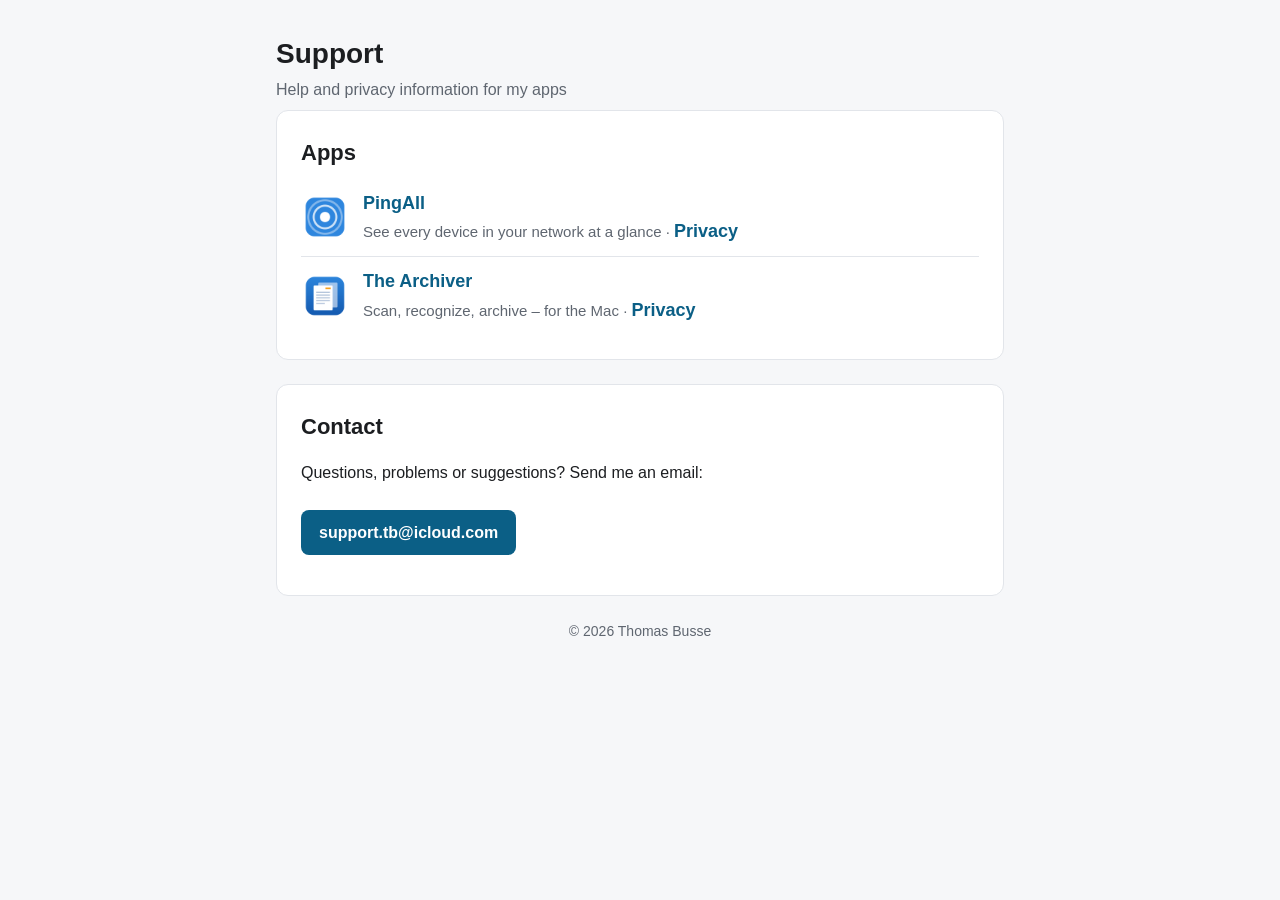
<file: index.html>
<!DOCTYPE html>
<html lang="en">
<head>
<meta charset="utf-8">
<meta name="viewport" content="width=device-width, initial-scale=1">
<title>Support – Thomas Busse</title>
<meta name="description" content="Support and privacy pages for the apps by Thomas Busse.">
<link rel="stylesheet" href="style.css">
</head>
<body>
<main>
<header>
  <div>
    <h1>Support</h1>
    <p>Help and privacy information for my apps</p>
  </div>
</header>

<section>
  <h2>Apps</h2>
  <ul class="apps">
    <li>
      <img src="pingall/icon.png" alt="">
      <div>
        <a href="pingall/">PingAll</a>
        <p>See every device in your network at a glance · <a href="pingall/privacy.html">Privacy</a></p>
      </div>
    </li>
    <li>
      <img src="the-archiver/icon.png" alt="">
      <div>
        <a href="the-archiver/">The Archiver</a>
        <p>Scan, recognize, archive – for the Mac · <a href="the-archiver/privacy.html">Privacy</a></p>
      </div>
    </li>
  </ul>
</section>

<section>
  <h2>Contact</h2>
  <p>Questions, problems or suggestions? Send me an email:</p>
  <p><a class="mail" href="mailto:support.tb@icloud.com">support.tb@icloud.com</a></p>
</section>

<footer>
  <p>© 2026 Thomas Busse</p>
</footer>
</main>
</body>
</html>
</file>
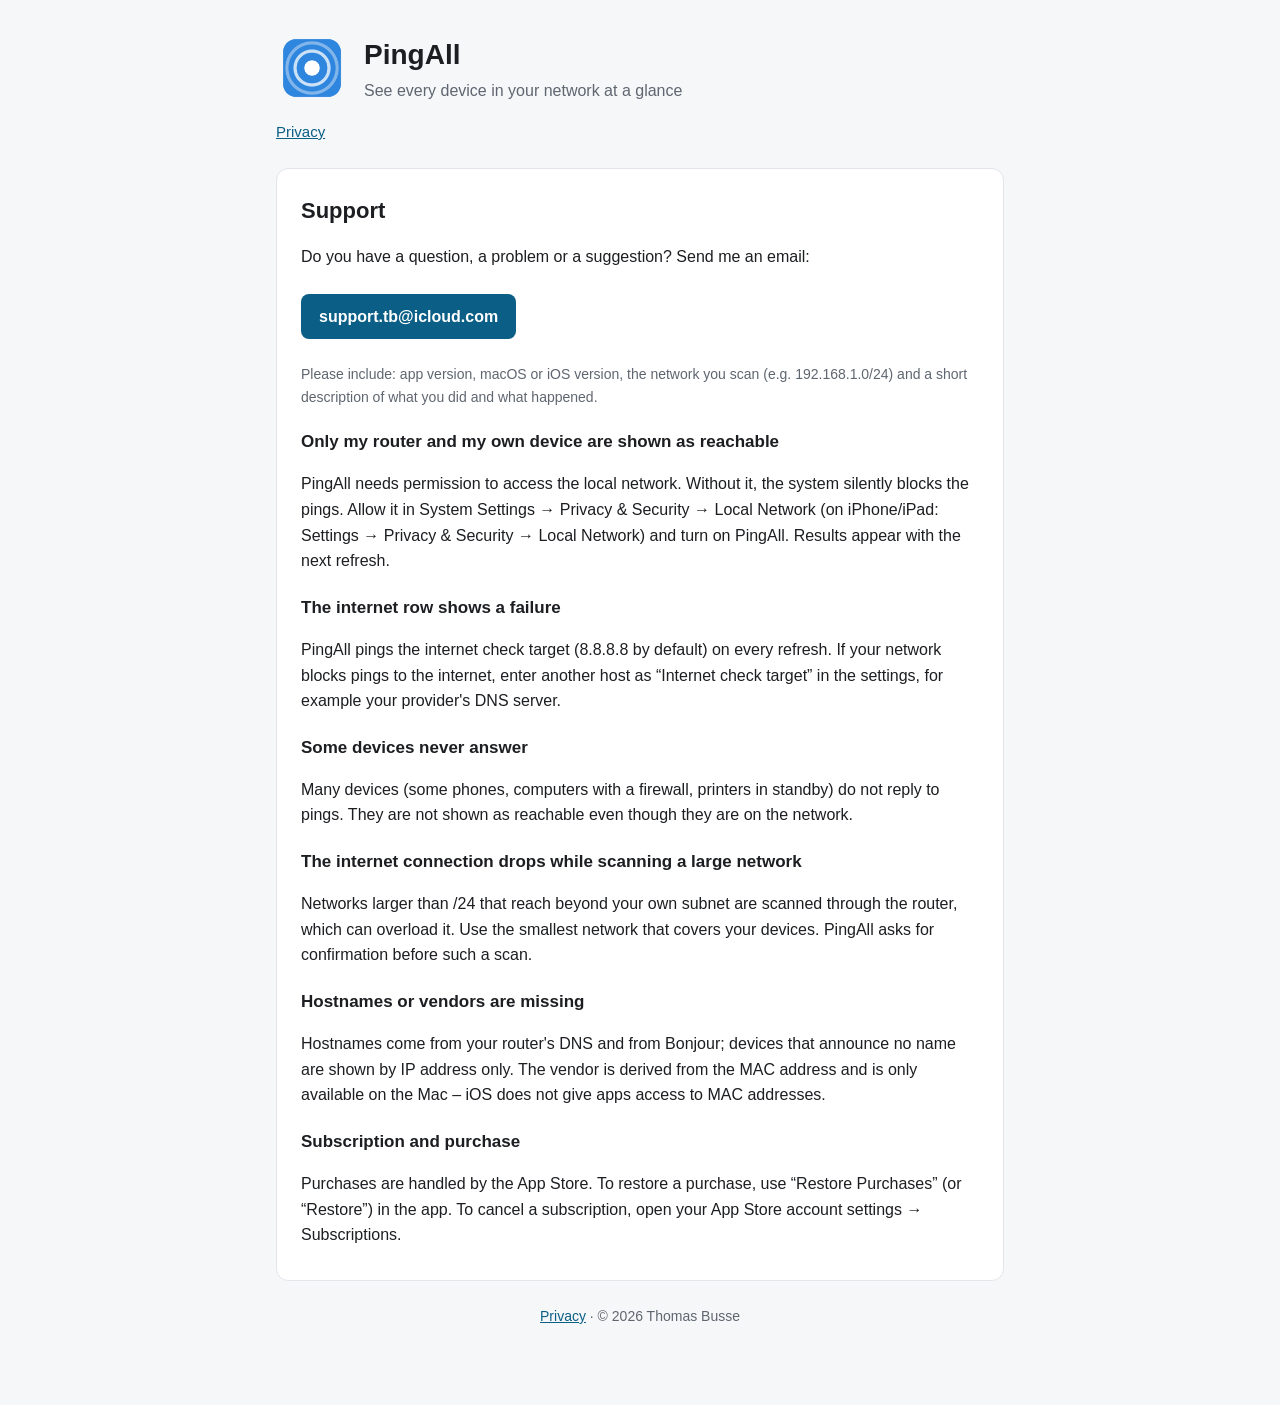
<file: pingall/index.html>
<!DOCTYPE html>
<html lang="en">
<head>
<meta charset="utf-8">
<meta name="viewport" content="width=device-width, initial-scale=1">
<title>PingAll – Support</title>
<meta name="description" content="Support for PingAll, the menu bar app that shows which devices in your network are reachable.">
<link rel="icon" href="icon.png">
<link rel="stylesheet" href="style.css">
</head>
<body>
<main>
<header>
  <img src="icon.png" alt="">
  <div>
    <h1>PingAll</h1>
    <p>See every device in your network at a glance</p>
  </div>
</header>
<nav>
  <a href="privacy.html">Privacy</a>
</nav>

<section>
  <h2>Support</h2>
  <p>Do you have a question, a problem or a suggestion? Send me an email:</p>
  <p><a class="mail" href="mailto:support.tb@icloud.com?subject=PingAll%20%E2%80%93%20Question%2FProblem&amp;body=Description%20of%20the%20problem%3A%0A%0A%0A%0AApp%20version%3A%0AmacOS%2FiOS%20version%3A%0ANetwork%20%28e.g.%20192.168.1.0%2F24%29%3A%0A">support.tb@icloud.com</a></p>
  <p class="small">Please include: app version, macOS or iOS version, the network you scan (e.g. 192.168.1.0/24) and a short description of what you did and what happened.</p>

  <h3>Only my router and my own device are shown as reachable</h3>
  <p>PingAll needs permission to access the local network. Without it, the system silently blocks the pings. Allow it in System Settings → Privacy &amp; Security → Local Network (on iPhone/iPad: Settings → Privacy &amp; Security → Local Network) and turn on PingAll. Results appear with the next refresh.</p>

  <h3>The internet row shows a failure</h3>
  <p>PingAll pings the internet check target (8.8.8.8 by default) on every refresh. If your network blocks pings to the internet, enter another host as “Internet check target” in the settings, for example your provider's DNS server.</p>

  <h3>Some devices never answer</h3>
  <p>Many devices (some phones, computers with a firewall, printers in standby) do not reply to pings. They are not shown as reachable even though they are on the network.</p>

  <h3>The internet connection drops while scanning a large network</h3>
  <p>Networks larger than /24 that reach beyond your own subnet are scanned through the router, which can overload it. Use the smallest network that covers your devices. PingAll asks for confirmation before such a scan.</p>

  <h3>Hostnames or vendors are missing</h3>
  <p>Hostnames come from your router's DNS and from Bonjour; devices that announce no name are shown by IP address only. The vendor is derived from the MAC address and is only available on the Mac – iOS does not give apps access to MAC addresses.</p>

  <h3>Subscription and purchase</h3>
  <p>Purchases are handled by the App Store. To restore a purchase, use “Restore Purchases” (or “Restore”) in the app. To cancel a subscription, open your App Store account settings → Subscriptions.</p>
</section>

<footer>
  <p><a href="privacy.html">Privacy</a> · © 2026 Thomas Busse</p>
</footer>
</main>
</body>
</html>
</file>
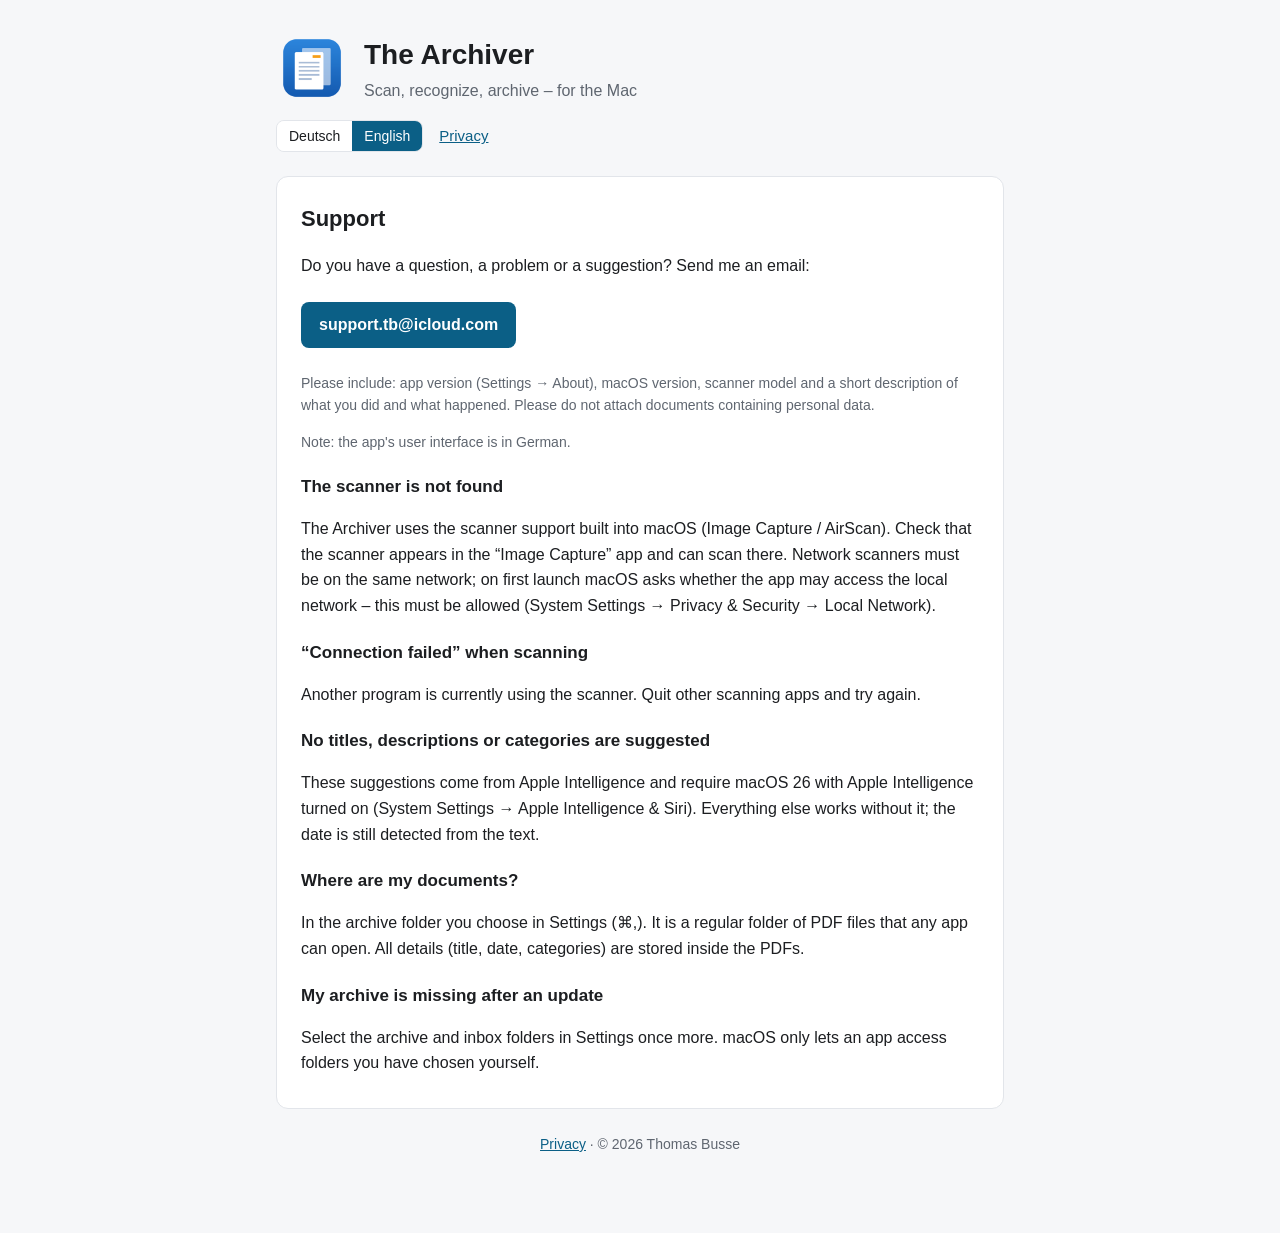
<file: the-archiver/index.html>
<!DOCTYPE html>
<html lang="de" data-title-de="The Archiver – Support" data-title-en="The Archiver – Support">
<head>
<meta charset="utf-8">
<meta name="viewport" content="width=device-width, initial-scale=1">
<title>The Archiver – Support</title>
<meta name="description" content="Support für The Archiver, die Mac-App zum Scannen, Erkennen und Archivieren von Dokumenten.">
<link rel="icon" href="icon.png">
<link rel="stylesheet" href="style.css">
<script src="lang.js"></script>
</head>
<body>
<main>
<header>
  <img src="icon.png" alt="">
  <div>
    <h1>The Archiver</h1>
    <p data-lang="de">Scannen, erkennen, archivieren – für den Mac</p>
    <p data-lang="en">Scan, recognize, archive – for the Mac</p>
  </div>
</header>
<nav>
  <span class="switch" role="group" aria-label="Sprache / Language">
    <button type="button" data-switch="de">Deutsch</button>
    <button type="button" data-switch="en">English</button>
  </span>
  <a href="privacy.html" data-keep-lang><span data-lang="de">Datenschutz</span><span data-lang="en">Privacy</span></a>
</nav>

<section data-lang="de">
  <h2>Support</h2>
  <p>Du hast eine Frage, ein Problem oder einen Verbesserungsvorschlag? Schreib mir eine E-Mail:</p>
  <p><a class="mail" href="mailto:support.tb@icloud.com?subject=The%20Archiver%20%E2%80%93%20Frage%2FProblem&amp;body=Beschreibung%20des%20Problems%3A%0A%0A%0A%0AApp-Version%20%28Einstellungen%20%E2%86%92%20%C3%9Cber%29%3A%0AmacOS-Version%3A%0AScanner-Modell%3A%0A">support.tb@icloud.com</a></p>
  <p class="small">Hilfreich sind: App-Version (Einstellungen → Über), macOS-Version, Scanner-Modell und eine kurze Beschreibung, was du getan hast und was passiert ist. Bitte schicke keine Dokumente mit persönlichen Daten mit.</p>

  <h3>Der Scanner wird nicht gefunden</h3>
  <p>The Archiver nutzt die Scanner-Unterstützung von macOS (Image Capture / AirScan). Prüfe, ob der Scanner in der App „Digitale Bilder“ erscheint und dort scannen kann. Netzwerkscanner müssen im selben Netz sein; beim ersten Start fragt macOS, ob die App auf das lokale Netzwerk zugreifen darf – das muss erlaubt sein (Systemeinstellungen → Datenschutz &amp; Sicherheit → Lokales Netzwerk).</p>

  <h3>„Verbindung fehlgeschlagen“ beim Scannen</h3>
  <p>Ein anderes Programm hält den Scanner gerade belegt. Beende andere Scan-Programme und versuche es erneut.</p>

  <h3>Es werden keine Titel, Beschreibungen oder Kategorien vorgeschlagen</h3>
  <p>Diese Vorschläge kommen von Apple Intelligence und brauchen macOS 26 mit eingeschalteter Apple Intelligence (Systemeinstellungen → Apple Intelligence &amp; Siri). Alles andere funktioniert auch ohne; das Datum wird trotzdem aus dem Text erkannt.</p>

  <h3>Wo liegen meine Dokumente?</h3>
  <p>In dem Archivordner, den du in den Einstellungen (⌘,) wählst. Es ist ein normaler Ordner mit PDF-Dateien, die jedes Programm öffnen kann. Alle Angaben (Titel, Datum, Kategorien) stehen im PDF selbst.</p>

  <h3>Nach einem Update fehlt mein Archiv</h3>
  <p>Wähle den Archiv- und den Eingangsordner in den Einstellungen einmal neu aus. macOS erlaubt einer App den Zugriff nur auf Ordner, die du selbst ausgewählt hast.</p>
</section>

<section lang="en" data-lang="en">
  <h2>Support</h2>
  <p>Do you have a question, a problem or a suggestion? Send me an email:</p>
  <p><a class="mail" href="mailto:support.tb@icloud.com?subject=The%20Archiver%20%E2%80%93%20Question%2FProblem&amp;body=Description%20of%20the%20problem%3A%0A%0A%0A%0AApp%20version%20%28Settings%20%E2%86%92%20About%29%3A%0AmacOS%20version%3A%0AScanner%20model%3A%0A">support.tb@icloud.com</a></p>
  <p class="small">Please include: app version (Settings → About), macOS version, scanner model and a short description of what you did and what happened. Please do not attach documents containing personal data.</p>
  <p class="small">Note: the app's user interface is in German.</p>

  <h3>The scanner is not found</h3>
  <p>The Archiver uses the scanner support built into macOS (Image Capture / AirScan). Check that the scanner appears in the “Image Capture” app and can scan there. Network scanners must be on the same network; on first launch macOS asks whether the app may access the local network – this must be allowed (System Settings → Privacy &amp; Security → Local Network).</p>

  <h3>“Connection failed” when scanning</h3>
  <p>Another program is currently using the scanner. Quit other scanning apps and try again.</p>

  <h3>No titles, descriptions or categories are suggested</h3>
  <p>These suggestions come from Apple Intelligence and require macOS 26 with Apple Intelligence turned on (System Settings → Apple Intelligence &amp; Siri). Everything else works without it; the date is still detected from the text.</p>

  <h3>Where are my documents?</h3>
  <p>In the archive folder you choose in Settings (⌘,). It is a regular folder of PDF files that any app can open. All details (title, date, categories) are stored inside the PDFs.</p>

  <h3>My archive is missing after an update</h3>
  <p>Select the archive and inbox folders in Settings once more. macOS only lets an app access folders you have chosen yourself.</p>
</section>

<footer>
  <p><a href="privacy.html" data-keep-lang><span data-lang="de">Datenschutz</span><span data-lang="en">Privacy</span></a> · © 2026 Thomas Busse</p>
</footer>
</main>
</body>
</html>
</file>
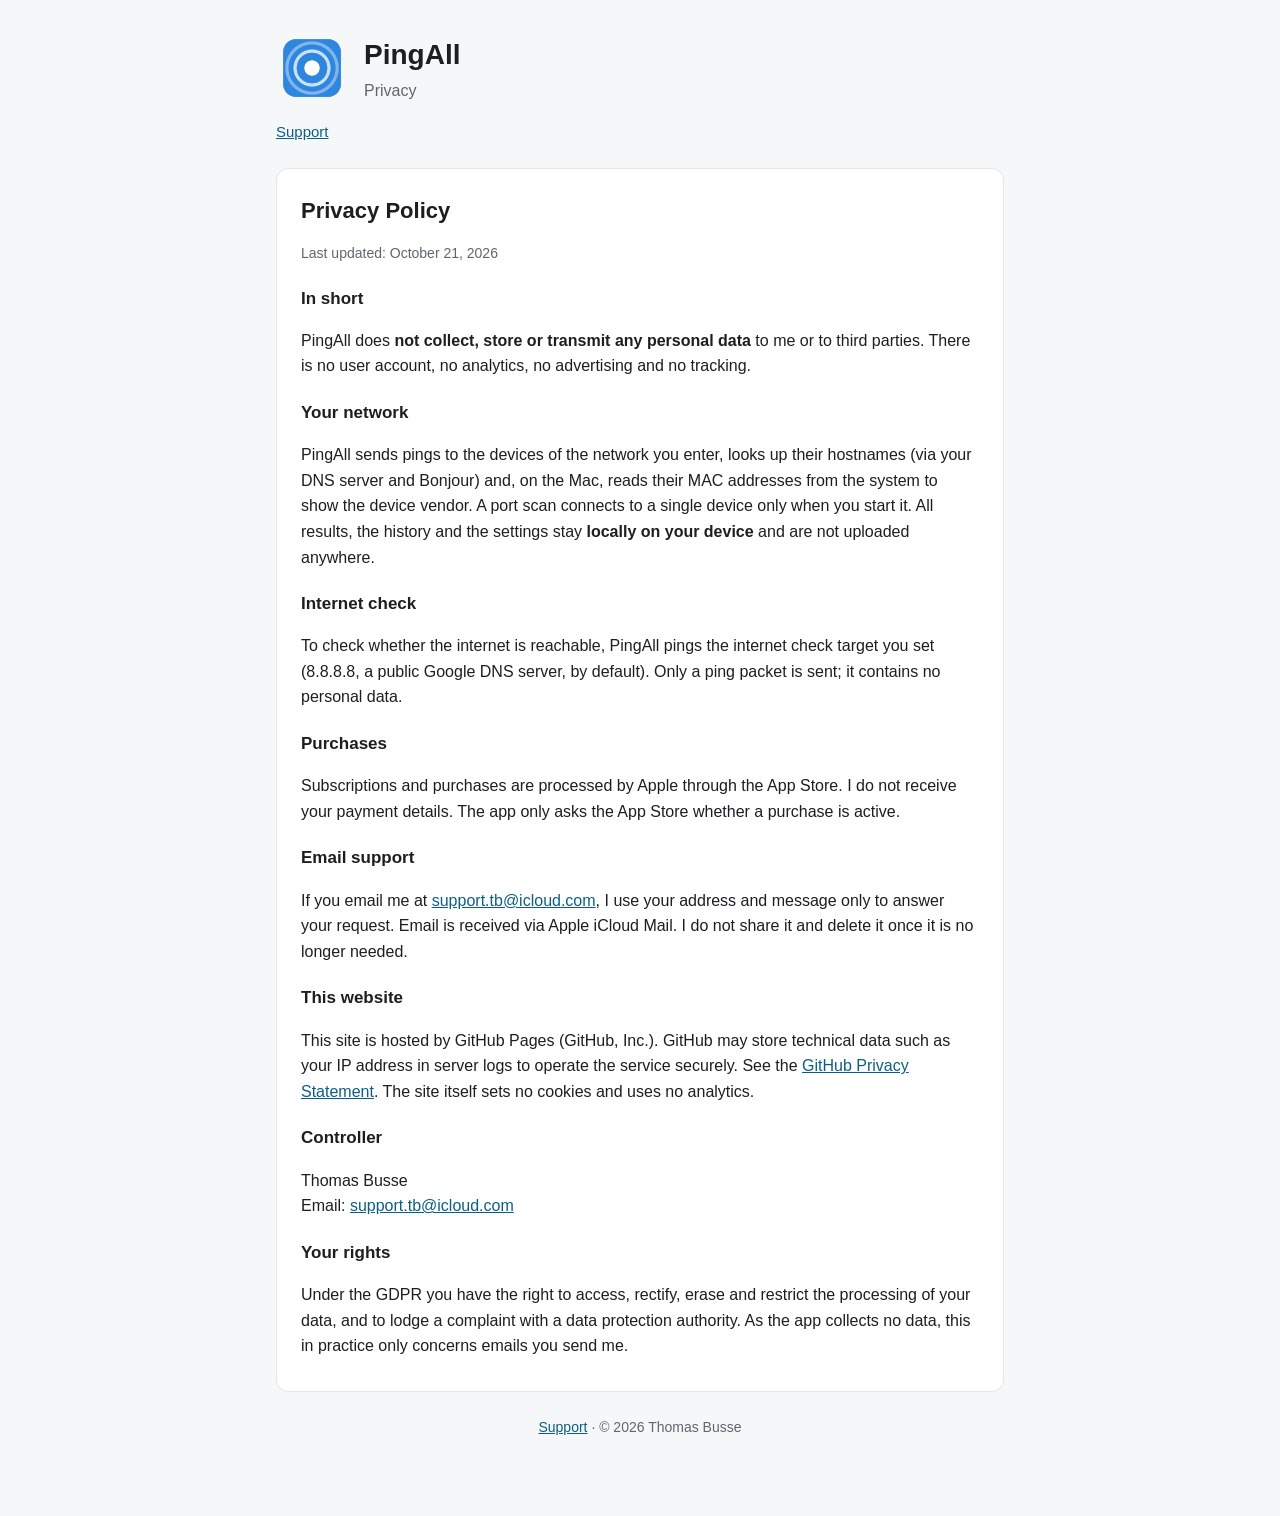
<file: pingall/privacy.html>
<!DOCTYPE html>
<html lang="en">
<head>
<meta charset="utf-8">
<meta name="viewport" content="width=device-width, initial-scale=1">
<title>PingAll – Privacy</title>
<meta name="description" content="Privacy policy for PingAll: the app does not collect or transmit any personal data.">
<link rel="icon" href="icon.png">
<link rel="stylesheet" href="style.css">
</head>
<body>
<main>
<header>
  <img src="icon.png" alt="">
  <div>
    <h1>PingAll</h1>
    <p>Privacy</p>
  </div>
</header>
<nav>
  <a href="index.html">Support</a>
</nav>

<section>
  <h2>Privacy Policy</h2>
  <p class="small">Last updated: October 21, 2026</p>

  <h3>In short</h3>
  <p>PingAll does <strong>not collect, store or transmit any personal data</strong> to me or to third parties. There is no user account, no analytics, no advertising and no tracking.</p>

  <h3>Your network</h3>
  <p>PingAll sends pings to the devices of the network you enter, looks up their hostnames (via your DNS server and Bonjour) and, on the Mac, reads their MAC addresses from the system to show the device vendor. A port scan connects to a single device only when you start it. All results, the history and the settings stay <strong>locally on your device</strong> and are not uploaded anywhere.</p>

  <h3>Internet check</h3>
  <p>To check whether the internet is reachable, PingAll pings the internet check target you set (8.8.8.8, a public Google DNS server, by default). Only a ping packet is sent; it contains no personal data.</p>

  <h3>Purchases</h3>
  <p>Subscriptions and purchases are processed by Apple through the App Store. I do not receive your payment details. The app only asks the App Store whether a purchase is active.</p>

  <h3>Email support</h3>
  <p>If you email me at <a href="mailto:support.tb@icloud.com">support.tb@icloud.com</a>, I use your address and message only to answer your request. Email is received via Apple iCloud Mail. I do not share it and delete it once it is no longer needed.</p>

  <h3>This website</h3>
  <p>This site is hosted by GitHub Pages (GitHub, Inc.). GitHub may store technical data such as your IP address in server logs to operate the service securely. See the <a href="https://docs.github.com/en/site-policy/privacy-policies/github-general-privacy-statement">GitHub Privacy Statement</a>. The site itself sets no cookies and uses no analytics.</p>

  <h3>Controller</h3>
  <p>Thomas Busse<br>Email: <a href="mailto:support.tb@icloud.com">support.tb@icloud.com</a></p>

  <h3>Your rights</h3>
  <p>Under the GDPR you have the right to access, rectify, erase and restrict the processing of your data, and to lodge a complaint with a data protection authority. As the app collects no data, this in practice only concerns emails you send me.</p>
</section>

<footer>
  <p><a href="index.html">Support</a> · © 2026 Thomas Busse</p>
</footer>
</main>
</body>
</html>
</file>
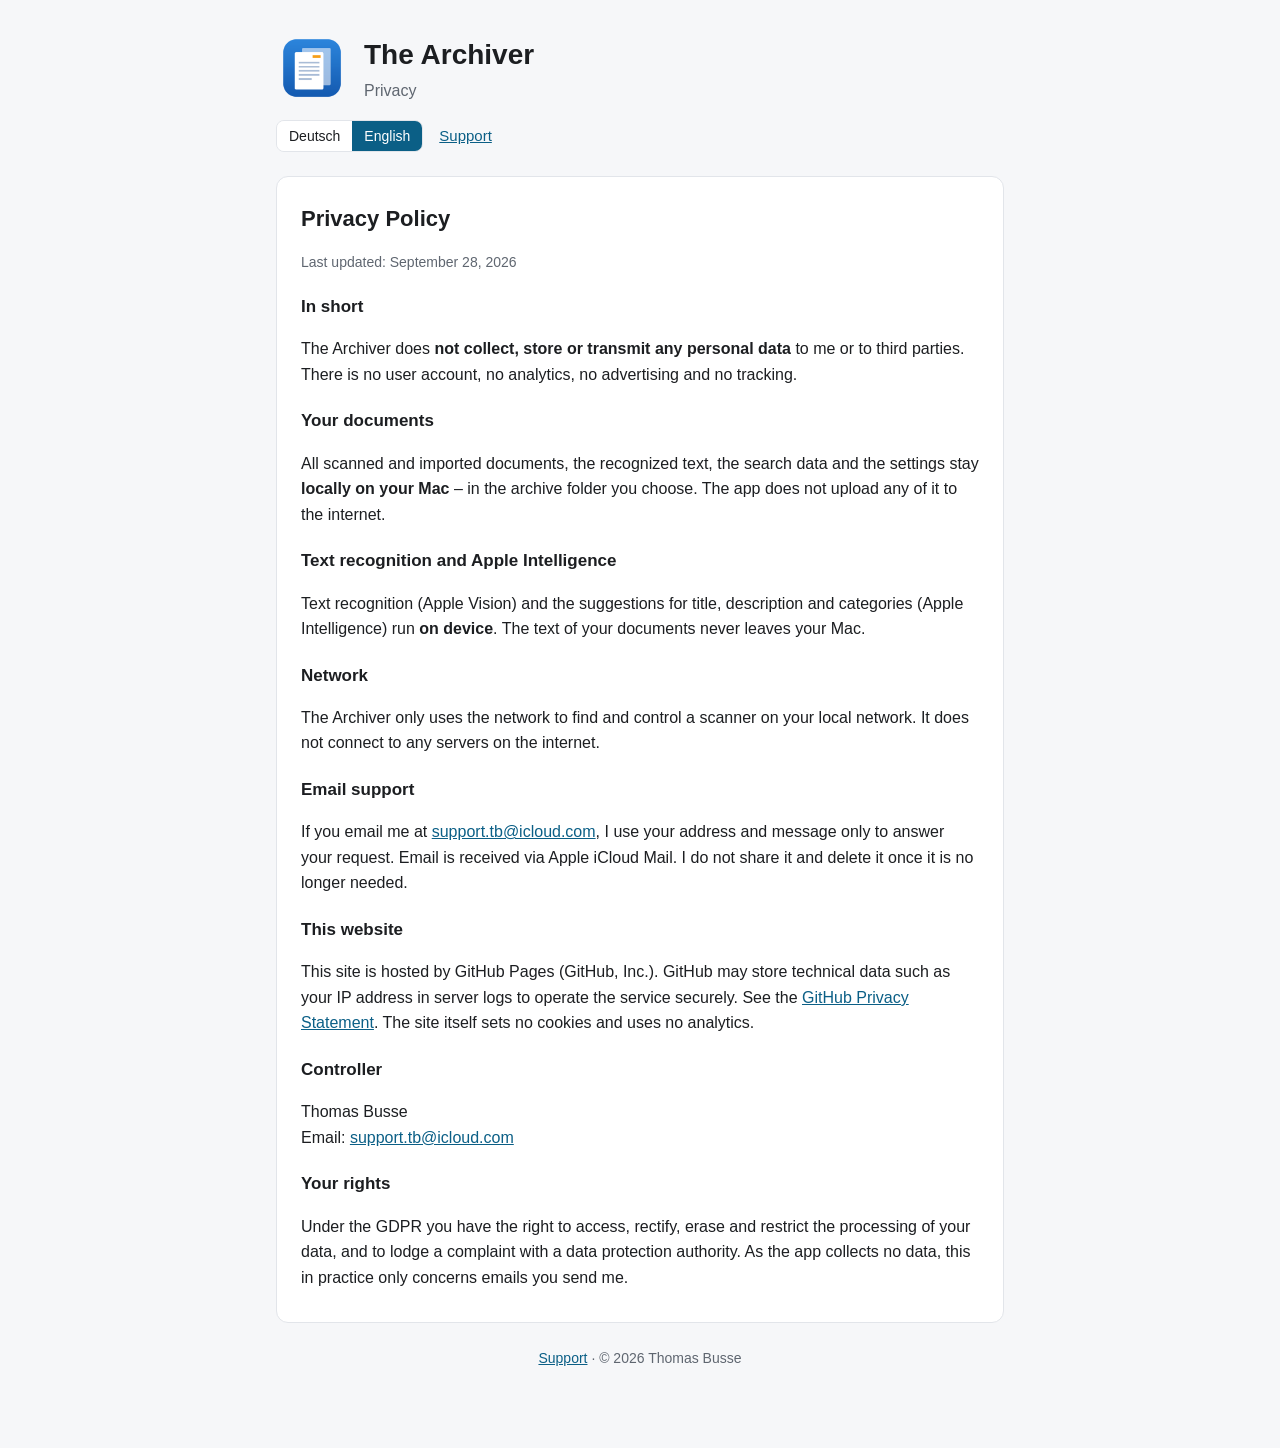
<file: the-archiver/privacy.html>
<!DOCTYPE html>
<html lang="de" data-title-de="The Archiver – Datenschutz" data-title-en="The Archiver – Privacy">
<head>
<meta charset="utf-8">
<meta name="viewport" content="width=device-width, initial-scale=1">
<title>The Archiver – Datenschutz</title>
<meta name="description" content="Datenschutzerklärung für The Archiver: Die App erfasst und überträgt keine Daten.">
<link rel="icon" href="icon.png">
<link rel="stylesheet" href="style.css">
<script src="lang.js"></script>
</head>
<body>
<main>
<header>
  <img src="icon.png" alt="">
  <div>
    <h1>The Archiver</h1>
    <p data-lang="de">Datenschutz</p>
    <p data-lang="en">Privacy</p>
  </div>
</header>
<nav>
  <span class="switch" role="group" aria-label="Sprache / Language">
    <button type="button" data-switch="de">Deutsch</button>
    <button type="button" data-switch="en">English</button>
  </span>
  <a href="index.html" data-keep-lang>Support</a>
</nav>

<section data-lang="de">
  <h2>Datenschutzerklärung</h2>
  <p class="small">Stand: 28. September 2026</p>

  <h3>Kurz gesagt</h3>
  <p>The Archiver erfasst, speichert und überträgt <strong>keine personenbezogenen Daten</strong> an mich oder an Dritte. Es gibt kein Benutzerkonto, keine Analyse, keine Werbung und kein Tracking.</p>

  <h3>Deine Dokumente</h3>
  <p>Alle gescannten und importierten Dokumente, der erkannte Text, die Suchdaten und die Einstellungen bleiben <strong>lokal auf deinem Mac</strong> – in dem Archivordner, den du selbst auswählst. Die App lädt nichts davon ins Internet hoch.</p>

  <h3>Texterkennung und Apple Intelligence</h3>
  <p>Die Texterkennung (Apple Vision) und die Vorschläge für Titel, Beschreibung und Kategorien (Apple Intelligence) laufen <strong>auf dem Gerät</strong>. Der Text deiner Dokumente verlässt dabei deinen Mac nicht.</p>

  <h3>Netzwerk</h3>
  <p>The Archiver nutzt das Netzwerk nur, um einen Scanner im lokalen Netz zu finden und anzusteuern. Es werden keine Verbindungen zu Servern im Internet aufgebaut.</p>

  <h3>Support per E-Mail</h3>
  <p>Wenn du mir eine E-Mail an <a href="mailto:support.tb@icloud.com">support.tb@icloud.com</a> schreibst, verwende ich deine Adresse und den Inhalt nur, um deine Anfrage zu beantworten. Die E-Mail wird über Apple iCloud Mail empfangen. Ich gebe sie nicht weiter und lösche sie, wenn sie nicht mehr benötigt wird.</p>

  <h3>Diese Webseite</h3>
  <p>Diese Seite wird von GitHub Pages (GitHub, Inc.) bereitgestellt. GitHub kann beim Aufruf technische Daten wie deine IP-Adresse in Server-Protokollen speichern, um den Dienst sicher zu betreiben. Details stehen in der <a href="https://docs.github.com/de/site-policy/privacy-policies/github-general-privacy-statement">Datenschutzerklärung von GitHub</a>. Die Seite selbst setzt keine Cookies und verwendet keine Analysewerkzeuge.</p>

  <h3>Verantwortlich</h3>
  <p>Thomas Busse<br>E-Mail: <a href="mailto:support.tb@icloud.com">support.tb@icloud.com</a></p>

  <h3>Deine Rechte</h3>
  <p>Du hast nach der DSGVO das Recht auf Auskunft, Berichtigung, Löschung und Einschränkung der Verarbeitung deiner Daten sowie ein Beschwerderecht bei einer Datenschutz-Aufsichtsbehörde. Da die App keine Daten erfasst, betrifft das praktisch nur E-Mails, die du mir schickst.</p>
</section>

<section lang="en" data-lang="en">
  <h2>Privacy Policy</h2>
  <p class="small">Last updated: September 28, 2026</p>

  <h3>In short</h3>
  <p>The Archiver does <strong>not collect, store or transmit any personal data</strong> to me or to third parties. There is no user account, no analytics, no advertising and no tracking.</p>

  <h3>Your documents</h3>
  <p>All scanned and imported documents, the recognized text, the search data and the settings stay <strong>locally on your Mac</strong> – in the archive folder you choose. The app does not upload any of it to the internet.</p>

  <h3>Text recognition and Apple Intelligence</h3>
  <p>Text recognition (Apple Vision) and the suggestions for title, description and categories (Apple Intelligence) run <strong>on device</strong>. The text of your documents never leaves your Mac.</p>

  <h3>Network</h3>
  <p>The Archiver only uses the network to find and control a scanner on your local network. It does not connect to any servers on the internet.</p>

  <h3>Email support</h3>
  <p>If you email me at <a href="mailto:support.tb@icloud.com">support.tb@icloud.com</a>, I use your address and message only to answer your request. Email is received via Apple iCloud Mail. I do not share it and delete it once it is no longer needed.</p>

  <h3>This website</h3>
  <p>This site is hosted by GitHub Pages (GitHub, Inc.). GitHub may store technical data such as your IP address in server logs to operate the service securely. See the <a href="https://docs.github.com/en/site-policy/privacy-policies/github-general-privacy-statement">GitHub Privacy Statement</a>. The site itself sets no cookies and uses no analytics.</p>

  <h3>Controller</h3>
  <p>Thomas Busse<br>Email: <a href="mailto:support.tb@icloud.com">support.tb@icloud.com</a></p>

  <h3>Your rights</h3>
  <p>Under the GDPR you have the right to access, rectify, erase and restrict the processing of your data, and to lodge a complaint with a data protection authority. As the app collects no data, this in practice only concerns emails you send me.</p>
</section>

<footer>
  <p><a href="index.html" data-keep-lang>Support</a> · © 2026 Thomas Busse</p>
</footer>
</main>
</body>
</html>
</file>
<file: style.css>
:root {
  --bg: #f6f7f9;
  --card: #ffffff;
  --text: #1c1e21;
  --muted: #5f6670;
  --accent: #0b5f86;
  --border: #e2e5ea;
}
@media (prefers-color-scheme: dark) {
  :root {
    --bg: #15171a;
    --card: #1e2125;
    --text: #e8eaed;
    --muted: #a0a6ae;
    --accent: #5cb8e0;
    --border: #2e3237;
  }
}
* { box-sizing: border-box; }
body {
  margin: 0;
  background: var(--bg);
  color: var(--text);
  font: 16px/1.6 -apple-system, BlinkMacSystemFont, "Segoe UI", Helvetica, Arial, sans-serif;
}
main { max-width: 760px; margin: 0 auto; padding: 32px 16px 64px; }
header { display: flex; align-items: center; gap: 16px; margin-bottom: 8px; }
header img { width: 72px; height: 72px; }
header h1 { margin: 0; font-size: 28px; }
header p { margin: 0; color: var(--muted); }
nav { margin: 16px 0 24px; display: flex; flex-wrap: wrap; gap: 8px 16px; font-size: 15px; }
a { color: var(--accent); }
section {
  background: var(--card);
  border: 1px solid var(--border);
  border-radius: 12px;
  padding: 8px 24px 16px;
  margin-bottom: 24px;
}
h2 { font-size: 22px; margin: 16px 0 8px; }
h3 { font-size: 17px; margin: 20px 0 4px; }
.mail {
  display: inline-block;
  margin: 8px 0;
  padding: 10px 18px;
  border-radius: 8px;
  background: var(--accent);
  color: #fff;
  text-decoration: none;
  font-weight: 600;
}
@media (prefers-color-scheme: dark) { .mail { color: #10181d; } }
.small { color: var(--muted); font-size: 14px; }
footer { color: var(--muted); font-size: 14px; text-align: center; }

.apps { list-style: none; padding: 0; margin: 8px 0; }
.apps li { display: flex; align-items: center; gap: 14px; padding: 10px 0; border-top: 1px solid var(--border); }
.apps li:first-child { border-top: 0; }
.apps img { width: 48px; height: 48px; }
.apps a { font-weight: 600; font-size: 18px; text-decoration: none; }
.apps p { margin: 0; color: var(--muted); font-size: 15px; }
</file>
<file: pingall/style.css>
:root {
  --bg: #f6f7f9;
  --card: #ffffff;
  --text: #1c1e21;
  --muted: #5f6670;
  --accent: #0b5f86;
  --border: #e2e5ea;
}
@media (prefers-color-scheme: dark) {
  :root {
    --bg: #15171a;
    --card: #1e2125;
    --text: #e8eaed;
    --muted: #a0a6ae;
    --accent: #5cb8e0;
    --border: #2e3237;
  }
}
* { box-sizing: border-box; }
body {
  margin: 0;
  background: var(--bg);
  color: var(--text);
  font: 16px/1.6 -apple-system, BlinkMacSystemFont, "Segoe UI", Helvetica, Arial, sans-serif;
}
main { max-width: 760px; margin: 0 auto; padding: 32px 16px 64px; }
header { display: flex; align-items: center; gap: 16px; margin-bottom: 8px; }
header img { width: 72px; height: 72px; }
header h1 { margin: 0; font-size: 28px; }
header p { margin: 0; color: var(--muted); }
nav { margin: 16px 0 24px; display: flex; flex-wrap: wrap; gap: 8px 16px; font-size: 15px; }
a { color: var(--accent); }
section {
  background: var(--card);
  border: 1px solid var(--border);
  border-radius: 12px;
  padding: 8px 24px 16px;
  margin-bottom: 24px;
}
h2 { font-size: 22px; margin: 16px 0 8px; }
h3 { font-size: 17px; margin: 20px 0 4px; }
.mail {
  display: inline-block;
  margin: 8px 0;
  padding: 10px 18px;
  border-radius: 8px;
  background: var(--accent);
  color: #fff;
  text-decoration: none;
  font-weight: 600;
}
@media (prefers-color-scheme: dark) { .mail { color: #10181d; } }
.small { color: var(--muted); font-size: 14px; }
footer { color: var(--muted); font-size: 14px; text-align: center; }
</file>
<file: the-archiver/style.css>
:root {
  --bg: #f6f7f9;
  --card: #ffffff;
  --text: #1c1e21;
  --muted: #5f6670;
  --accent: #0b5f86;
  --border: #e2e5ea;
}
@media (prefers-color-scheme: dark) {
  :root {
    --bg: #15171a;
    --card: #1e2125;
    --text: #e8eaed;
    --muted: #a0a6ae;
    --accent: #5cb8e0;
    --border: #2e3237;
  }
}
* { box-sizing: border-box; }
body {
  margin: 0;
  background: var(--bg);
  color: var(--text);
  font: 16px/1.6 -apple-system, BlinkMacSystemFont, "Segoe UI", Helvetica, Arial, sans-serif;
}
main { max-width: 760px; margin: 0 auto; padding: 32px 16px 64px; }
header { display: flex; align-items: center; gap: 16px; margin-bottom: 8px; }
header img { width: 72px; height: 72px; }
header h1 { margin: 0; font-size: 28px; }
header p { margin: 0; color: var(--muted); }
nav { margin: 16px 0 24px; display: flex; flex-wrap: wrap; gap: 8px 16px; font-size: 15px; }
a { color: var(--accent); }
section {
  background: var(--card);
  border: 1px solid var(--border);
  border-radius: 12px;
  padding: 8px 24px 16px;
  margin-bottom: 24px;
}
h2 { font-size: 22px; margin: 16px 0 8px; }
h3 { font-size: 17px; margin: 20px 0 4px; }
.mail {
  display: inline-block;
  margin: 8px 0;
  padding: 10px 18px;
  border-radius: 8px;
  background: var(--accent);
  color: #fff;
  text-decoration: none;
  font-weight: 600;
}
@media (prefers-color-scheme: dark) { .mail { color: #10181d; } }
.small { color: var(--muted); font-size: 14px; }
footer { color: var(--muted); font-size: 14px; text-align: center; }

/* Sprachauswahl: ohne JavaScript sind beide Sprachen sichtbar */
html[data-ui-lang="de"] [data-lang="en"],
html[data-ui-lang="en"] [data-lang="de"] { display: none; }
.switch { display: inline-flex; border: 1px solid var(--border); border-radius: 8px; overflow: hidden; }
.switch button {
  font: inherit; font-size: 14px; padding: 4px 12px; border: 0; cursor: pointer;
  background: var(--card); color: var(--text);
}
.switch button[aria-pressed="true"] { background: var(--accent); color: #fff; }
@media (prefers-color-scheme: dark) { .switch button[aria-pressed="true"] { color: #10181d; } }
nav { align-items: center; }
html:not([data-ui-lang]) .switch { display: none; }
</file>
